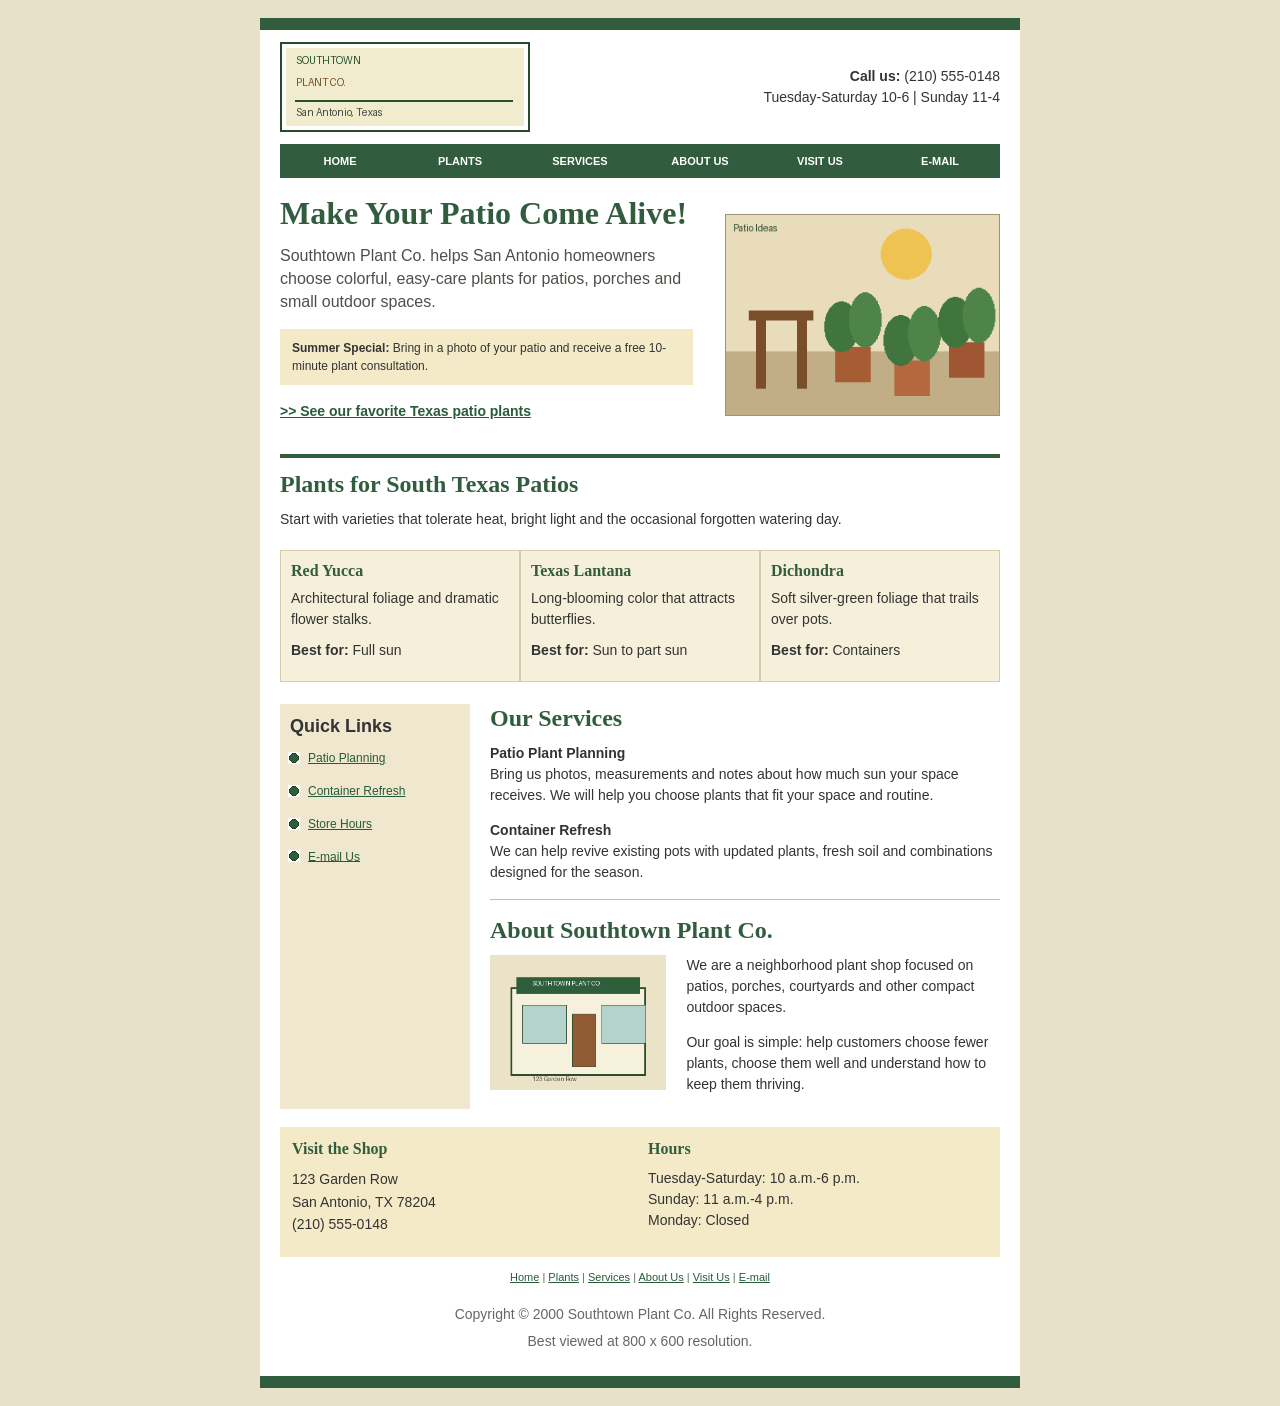
<file: index.html>
<!DOCTYPE html>
<html lang="en">
  <head>
    <meta charset="utf-8">
    <title>Southtown Plant Co. | San Antonio Plants &amp; Patio Ideas</title>
    <meta name="description" content="Southtown Plant Co. offers plants and patio ideas for San Antonio homes.">
    <meta name="viewport" content="width=device-width, initial-scale=1">
    <link rel="stylesheet" href="css/site.css">
  </head>

  <body>
    <a class="skip-link" href="#main-content">Skip to main content</a>

    <div class="page-shell">
      <div class="top-bar" aria-hidden="true"></div>

      <header class="site-header">
        <div class="content-frame masthead">
          <a class="brand" href="index.html" aria-label="Southtown Plant Co. home">
            <img src="images/logo.gif" alt="Southtown Plant Company">
          </a>

          <div class="contact-info" aria-label="Contact information">
            <p><strong>Call us:</strong> (210) 555-0148</p>
            <p>Tuesday-Saturday 10-6 | Sunday 11-4</p>
          </div>
        </div>

        <nav class="main-nav" aria-label="Main navigation">
          <ul>
            <li><a href="index.html">Home</a></li>
            <li><a href="#plants">Plants</a></li>
            <li><a href="#services">Services</a></li>
            <li><a href="#about">About Us</a></li>
            <li><a href="#visit">Visit Us</a></li>
            <li><a href="mailto:hello@example.com">E-mail</a></li>
          </ul>
        </nav>
      </header>

      <main id="main-content" class="content-frame">
        <section class="hero" aria-labelledby="hero-heading">
          <div class="hero-copy">
            <h1 id="hero-heading">Make Your Patio Come Alive!</h1>

            <p class="intro">
              Southtown Plant Co. helps San Antonio homeowners choose colorful,
              easy-care plants for patios, porches and small outdoor spaces.
            </p>

            <div class="promo-banner" role="note">
              <strong>Summer Special:</strong> Bring in a photo of your patio and receive
              a free 10-minute plant consultation.
            </div>

            <p class="cta"><a href="#plants">&gt;&gt; See our favorite Texas patio plants</a></p>
          </div>

          <div class="hero-media">
            <img src="images/patio.gif" alt="Sunny patio with potted plants and a chair" class="photo">
          </div>
        </section>

        <div class="divider" aria-hidden="true"></div>

        <section id="plants" aria-labelledby="plants-heading">
          <h2 id="plants-heading">Plants for South Texas Patios</h2>
          <p>
            Start with varieties that tolerate heat, bright light and the occasional forgotten watering day.
          </p>

          <ul class="plant-grid" aria-label="Plant recommendations">
            <li class="plant-item">
              <h3>Red Yucca</h3>
              <p>Architectural foliage and dramatic flower stalks.</p>
              <p><strong>Best for:</strong> Full sun</p>
            </li>

            <li class="plant-item">
              <h3>Texas Lantana</h3>
              <p>Long-blooming color that attracts butterflies.</p>
              <p><strong>Best for:</strong> Sun to part sun</p>
            </li>

            <li class="plant-item">
              <h3>Dichondra</h3>
              <p>Soft silver-green foliage that trails over pots.</p>
              <p><strong>Best for:</strong> Containers</p>
            </li>
          </ul>
        </section>

        <div class="content-columns">
          <aside class="quick-links" aria-labelledby="quick-links-heading">
            <h2 id="quick-links-heading">Quick Links</h2>
            <ul>
              <li><img src="images/bullet.gif" alt="" aria-hidden="true"><a href="#services">Patio Planning</a></li>
              <li><img src="images/bullet.gif" alt="" aria-hidden="true"><a href="#services">Container Refresh</a></li>
              <li><img src="images/bullet.gif" alt="" aria-hidden="true"><a href="#visit">Store Hours</a></li>
              <li><img src="images/bullet.gif" alt="" aria-hidden="true"><a href="mailto:hello@example.com">E-mail Us</a></li>
            </ul>
          </aside>

          <div class="services-column">
            <section id="services" aria-labelledby="services-heading">
              <h2 id="services-heading">Our Services</h2>

              <p><strong>Patio Plant Planning</strong><br>
                Bring us photos, measurements and notes about how much sun your space receives.
                We will help you choose plants that fit your space and routine.
              </p>

              <p><strong>Container Refresh</strong><br>
                We can help revive existing pots with updated plants, fresh soil and combinations
                designed for the season.
              </p>
            </section>

            <div class="rule" aria-hidden="true"></div>

            <section id="about" aria-labelledby="about-heading">
              <h2 id="about-heading">About Southtown Plant Co.</h2>

              <div class="about-layout">
                <figure class="storefront-figure">
                  <img src="images/storefront.gif" alt="Southtown Plant Company storefront">
                </figure>

                <div class="about-copy">
                  <p>
                    We are a neighborhood plant shop focused on patios, porches,
                    courtyards and other compact outdoor spaces.
                  </p>
                  <p>
                    Our goal is simple: help customers choose fewer plants,
                    choose them well and understand how to keep them thriving.
                  </p>
                </div>
              </div>
            </section>
          </div>
        </div>

        <section id="visit" class="visit-section" aria-labelledby="visit-heading">
          <h2 id="visit-heading" class="sr-only">Visit the shop</h2>
          <div class="visit-grid">
            <div class="visit-card">
              <h3>Visit the Shop</h3>
              <address>
                123 Garden Row<br>
                San Antonio, TX 78204<br>
                (210) 555-0148
              </address>
            </div>

            <div class="visit-card">
              <h3>Hours</h3>
              <p>Tuesday-Saturday: 10 a.m.-6 p.m.<br>
                Sunday: 11 a.m.-4 p.m.<br>
                Monday: Closed</p>
            </div>
          </div>
        </section>
      </main>

      <footer class="site-footer">
        <nav class="footer-nav" aria-label="Footer navigation">
          <a href="index.html">Home</a> |
          <a href="#plants">Plants</a> |
          <a href="#services">Services</a> |
          <a href="#about">About Us</a> |
          <a href="#visit">Visit Us</a> |
          <a href="mailto:hello@example.com">E-mail</a>
        </nav>

        <p>Copyright &copy; 2000 Southtown Plant Co. All Rights Reserved.</p>
        <p>Best viewed at 800 x 600 resolution.</p>
      </footer>

      <div class="bottom-bar" aria-hidden="true"></div>
    </div>
  </body>
</html>
</file>
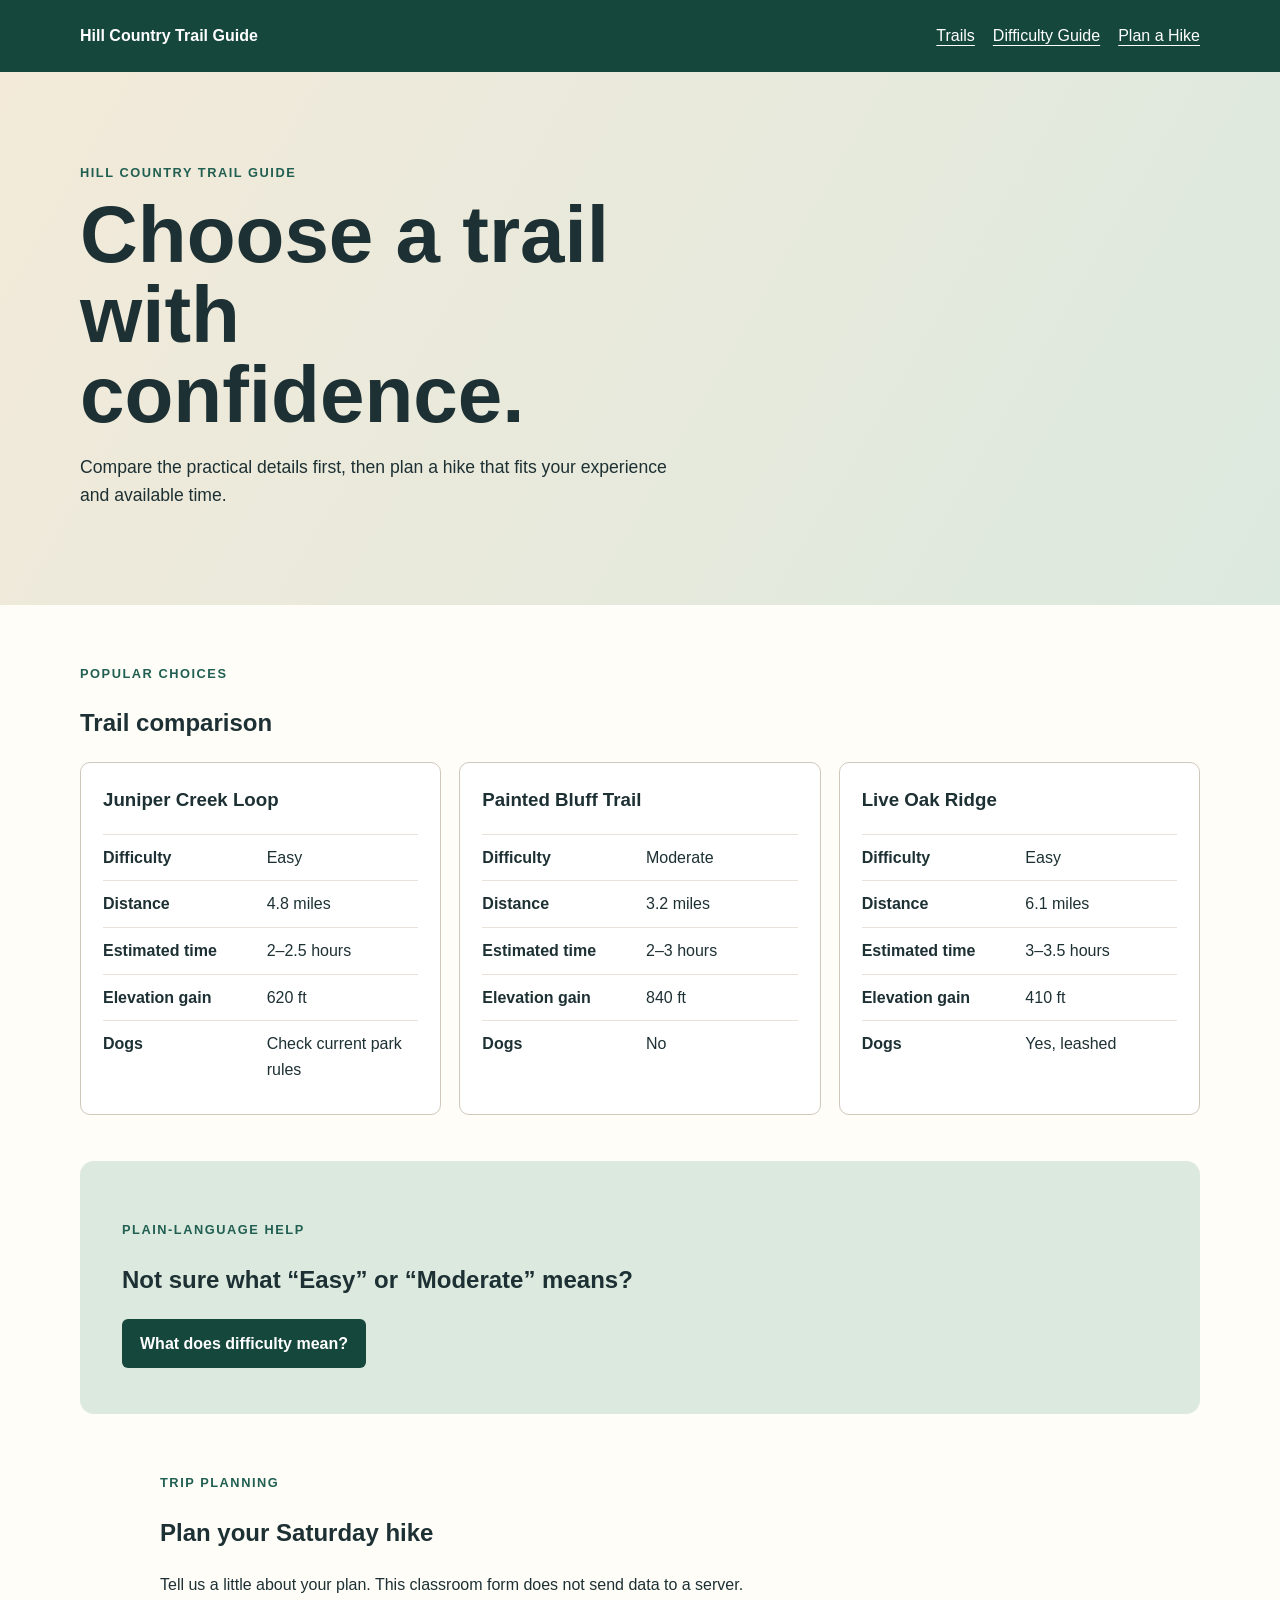
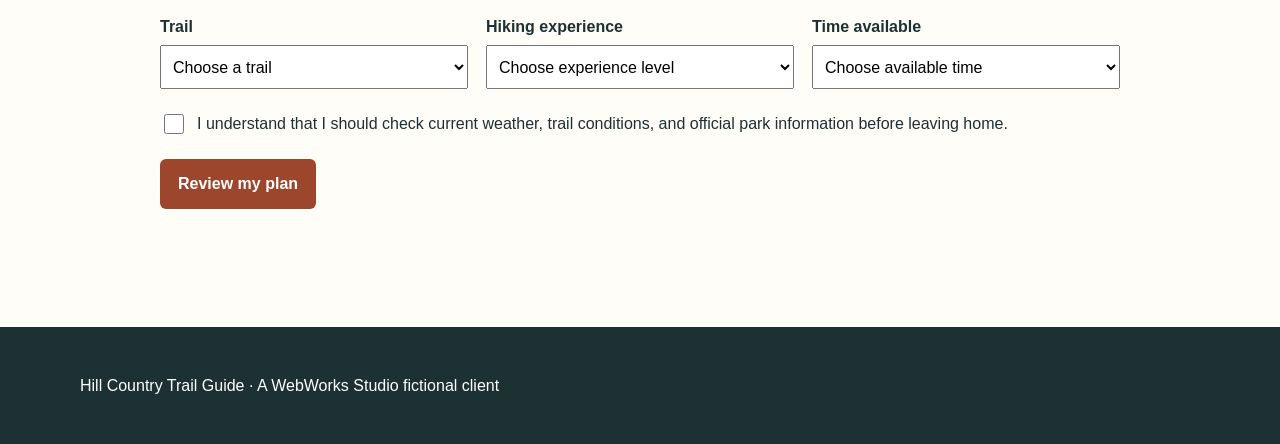
<file: week08-javascript/index.html>
<!doctype html>
<html lang="en">
<head>
  <meta charset="utf-8">
  <meta name="viewport" content="width=device-width, initial-scale=1">
  <title>Plan a Hike | Hill Country Trail Guide</title>
  <link rel="stylesheet" href="css/styles.css">
  <script src="js/script.js" defer></script>
</head>
<body>
  <header class="site-header">
    <div class="wrap header-row">
      <a class="brand" href="#">Hill Country Trail Guide</a>
      <nav aria-label="Main navigation">
        <a href="#trails">Trails</a>
        <a href="#difficulty-help">Difficulty Guide</a>
        <a href="#planner">Plan a Hike</a>
      </nav>
    </div>
  </header>

  <main>
    <section class="hero">
      <div class="wrap">
        <p class="eyebrow">Hill Country Trail Guide</p>
        <h1>Choose a trail with confidence.</h1>
        <p>Compare the practical details first, then plan a hike that fits your experience and available time.</p>
      </div>
    </section>

    <section class="wrap section" id="trails" aria-labelledby="trail-title">
      <p class="eyebrow">Popular choices</p>
      <h2 id="trail-title">Trail comparison</h2>

      <div class="trail-grid">
        <article class="trail-card">
          <h3>Juniper Creek Loop</h3>
          <dl class="facts">
            <div><dt>Difficulty</dt><dd>Easy</dd></div>
            <div><dt>Distance</dt><dd>4.8 miles</dd></div>
            <div><dt>Estimated time</dt><dd>2–2.5 hours</dd></div>
            <div><dt>Elevation gain</dt><dd>620 ft</dd></div>
            <div><dt>Dogs</dt><dd>Check current park rules</dd></div>
          </dl>
        </article>

        <article class="trail-card">
          <h3>Painted Bluff Trail</h3>
          <dl class="facts">
            <div><dt>Difficulty</dt><dd>Moderate</dd></div>
            <div><dt>Distance</dt><dd>3.2 miles</dd></div>
            <div><dt>Estimated time</dt><dd>2–3 hours</dd></div>
            <div><dt>Elevation gain</dt><dd>840 ft</dd></div>
            <div><dt>Dogs</dt><dd>No</dd></div>
          </dl>
        </article>

        <article class="trail-card">
          <h3>Live Oak Ridge</h3>
          <dl class="facts">
            <div><dt>Difficulty</dt><dd>Easy</dd></div>
            <div><dt>Distance</dt><dd>6.1 miles</dd></div>
            <div><dt>Estimated time</dt><dd>3–3.5 hours</dd></div>
            <div><dt>Elevation gain</dt><dd>410 ft</dd></div>
            <div><dt>Dogs</dt><dd>Yes, leashed</dd></div>
          </dl>
        </article>
      </div>
    </section>

    <section class="wrap section help-card" id="difficulty-help" aria-labelledby="difficulty-title">
      <div>
        <p class="eyebrow">Plain-language help</p>
        <h2 id="difficulty-title">Not sure what “Easy” or “Moderate” means?</h2>
      </div>

      <button
        class="button secondary"
        id="difficulty-toggle"
        type="button"
        aria-expanded="false"
        aria-controls="difficulty-panel">
        What does difficulty mean?
      </button>

      <div id="difficulty-panel" class="difficulty-panel" hidden>
        <h3>Difficulty guide</h3>
        <p><strong>Easy:</strong> Generally suitable for newer hikers who are comfortable walking on natural surfaces. Distance, heat, and elevation still matter.</p>
        <p><strong>Moderate:</strong> May include sustained climbing, rougher surfaces, exposed areas, longer distance, or conditions that require more stamina and preparation.</p>
        <p>Difficulty labels are only a starting point. Compare distance, estimated time, elevation gain, conditions, and your own experience.</p>
      </div>
    </section>

    <section class="wrap section planner" id="planner" aria-labelledby="planner-title">
      <p class="eyebrow">Trip planning</p>
      <h2 id="planner-title">Plan your Saturday hike</h2>
      <p>Tell us a little about your plan. This classroom form does not send data to a server.</p>

      <form id="hike-form">
        <div class="field-grid">
          <div class="field">
            <label for="trail">Trail</label>
            <select id="trail" name="trail" required>
              <option value="">Choose a trail</option>
              <option>Juniper Creek Loop</option>
              <option>Painted Bluff Trail</option>
              <option>Live Oak Ridge</option>
            </select>
          </div>

          <div class="field">
            <label for="experience">Hiking experience</label>
            <select id="experience" name="experience" required>
              <option value="">Choose experience level</option>
              <option>Beginner</option>
              <option>Some experience</option>
              <option>Experienced</option>
            </select>
          </div>

          <div class="field">
            <label for="hours">Time available</label>
            <select id="hours" name="hours" required>
              <option value="">Choose available time</option>
              <option value="2">About 2 hours</option>
              <option value="3">About 3 hours</option>
              <option value="4">4+ hours</option>
            </select>
          </div>
        </div>

        <div class="check-row">
          <input id="confirm" name="confirm" type="checkbox" required>
          <label for="confirm">I understand that I should check current weather, trail conditions, and official park information before leaving home.</label>
        </div>

        <button class="button" type="submit">Review my plan</button>
      </form>

      <div id="form-feedback" class="feedback" role="status" aria-live="polite"></div>
    </section>
  </main>

  <footer>
    <div class="wrap">
      <p>Hill Country Trail Guide · A WebWorks Studio fictional client</p>
    </div>
  </footer>
</body>
</html>
</file>
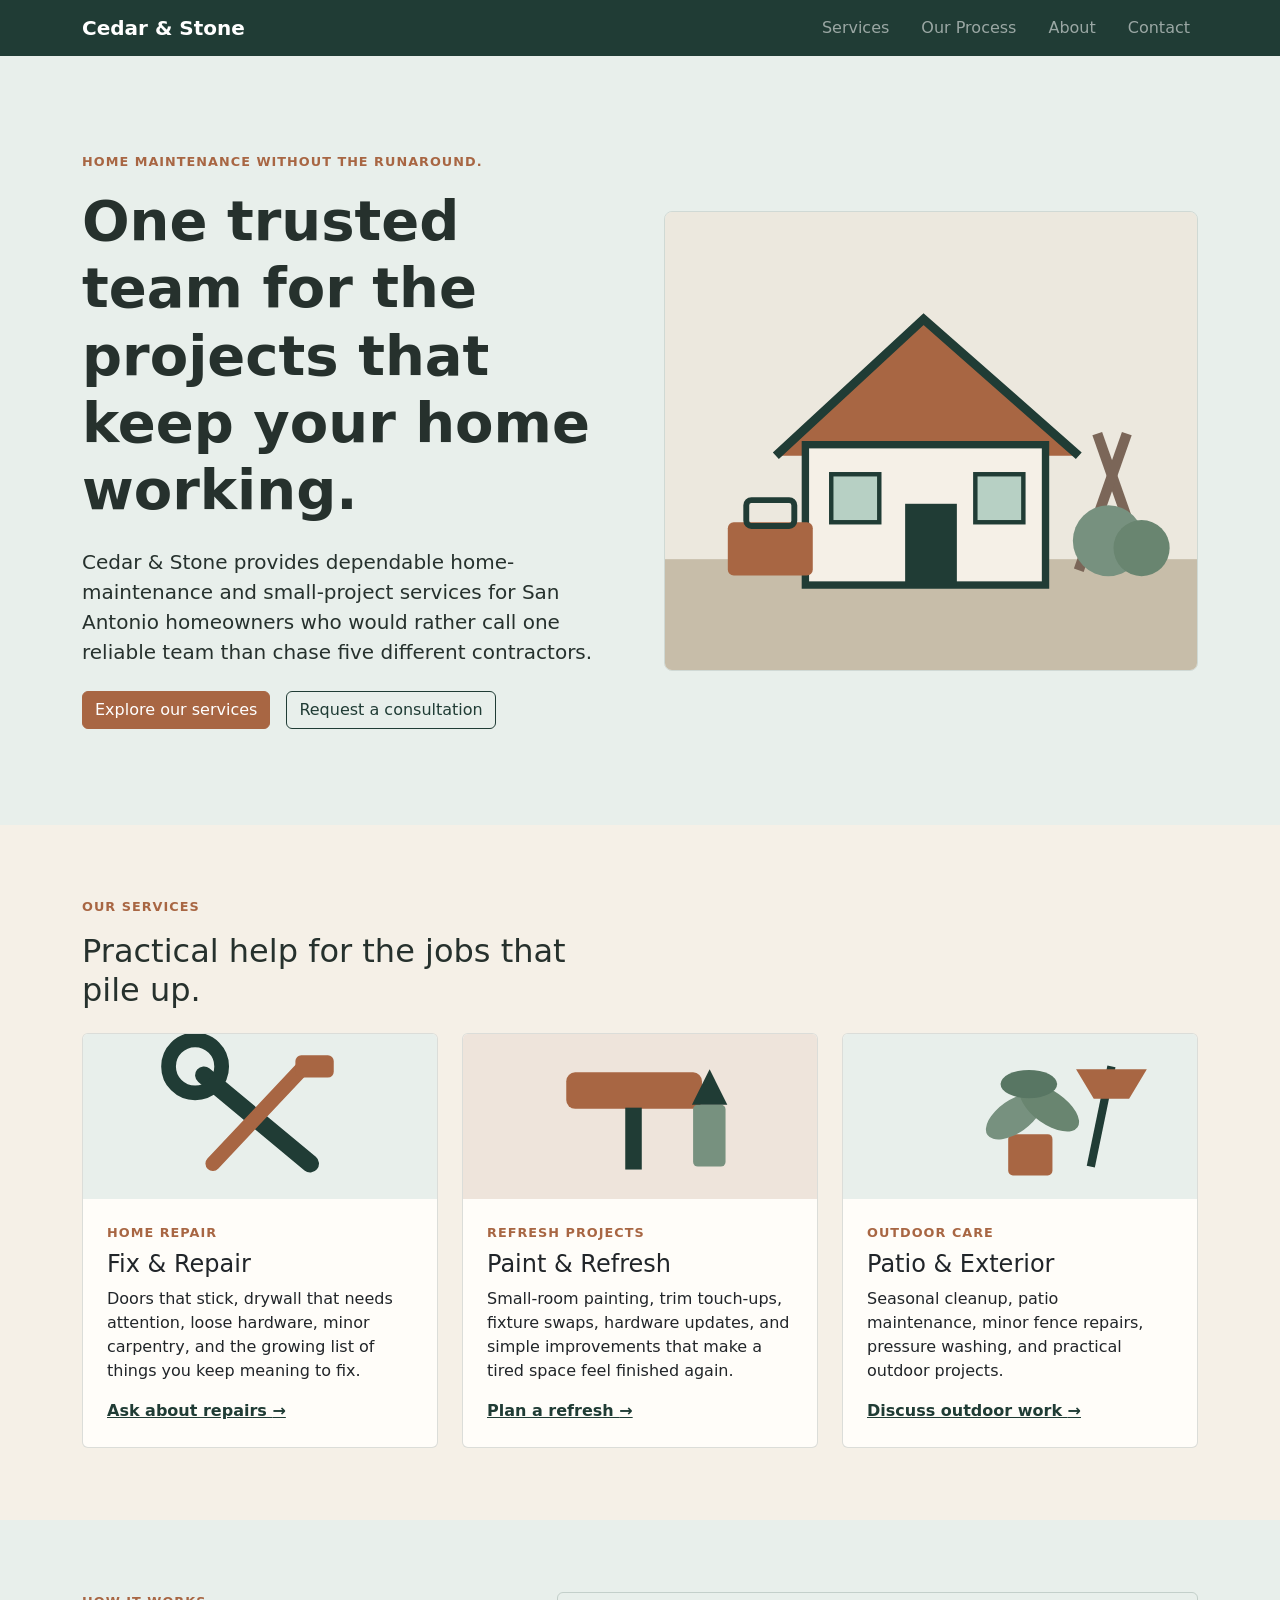
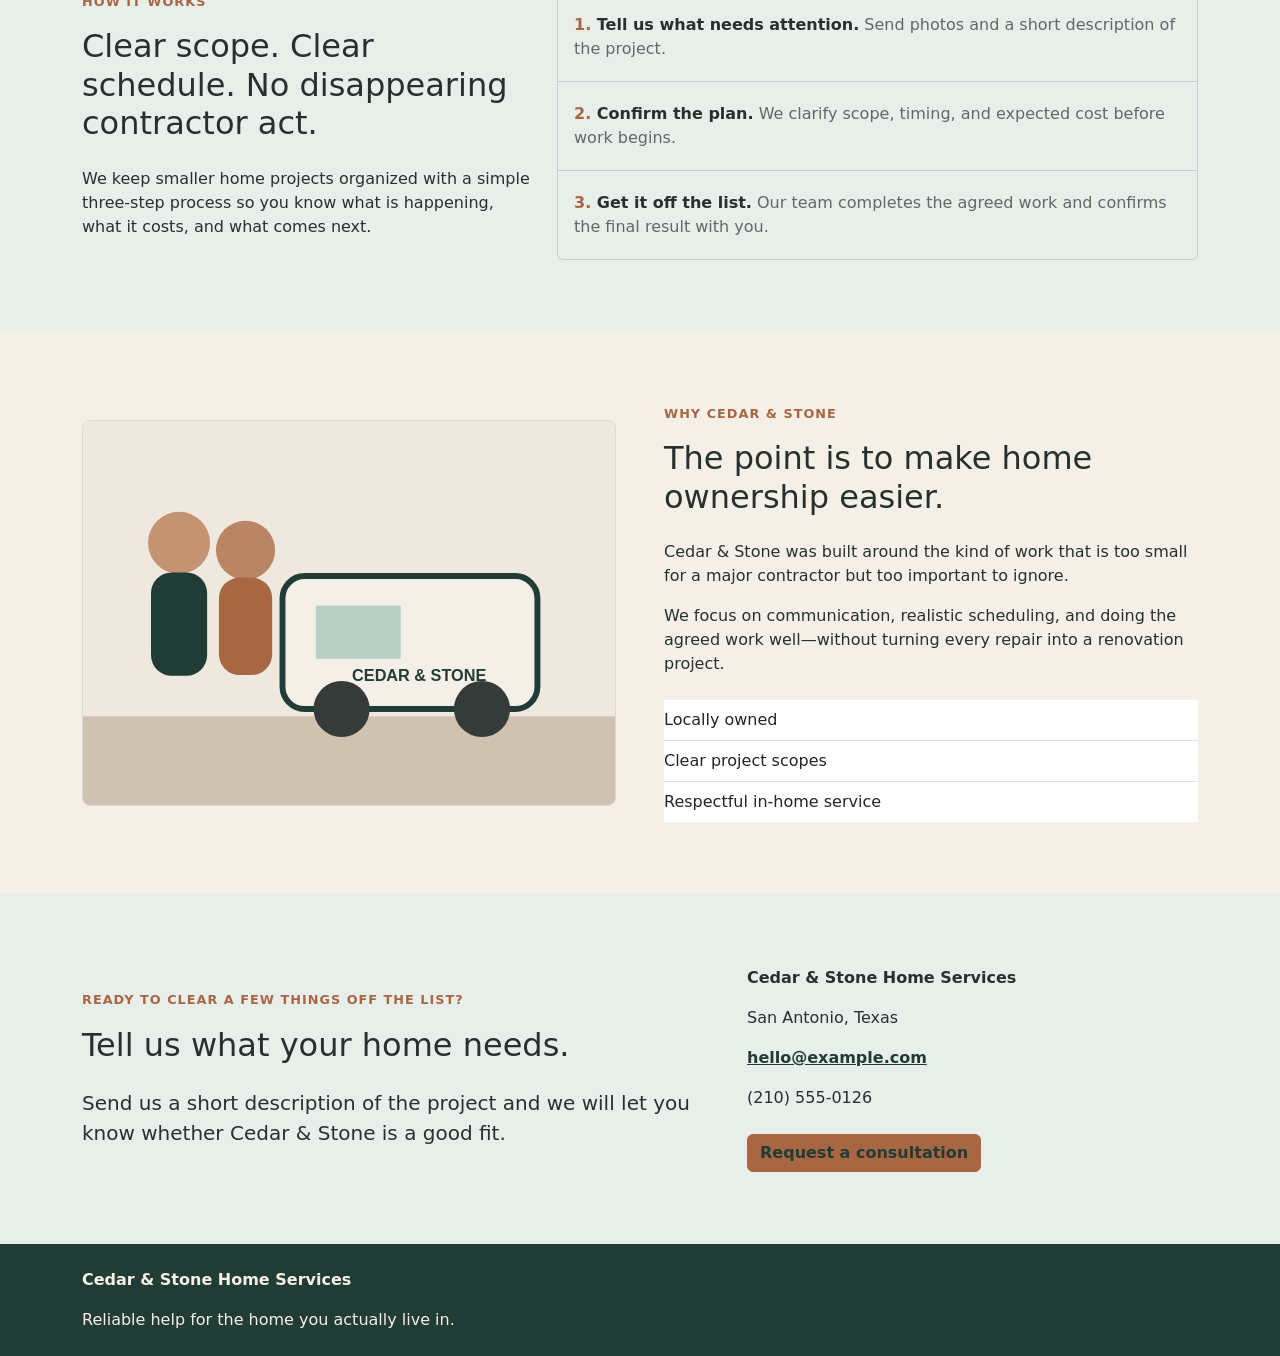
<file: week05-bootstrap/webworks-week05-starter/index.html>
<!doctype html>
<html lang="en">
<head>
  <meta charset="utf-8">
  <meta name="viewport" content="width=device-width, initial-scale=1">
  <title>Cedar & Stone Home Services | San Antonio</title>
  <link href="https://cdn.jsdelivr.net/npm/bootstrap@5.3.8/dist/css/bootstrap.min.css" rel="stylesheet" integrity="sha384-sRIl4kxILFvY47J16cr9ZwB07vP4J8+LH7qKQnuqkuIAvNWLzeN8tE5YBujZqJLB" crossorigin="anonymous">
  <link rel="stylesheet" href="css/custom.css">
</head>
<body>
  <!-- WEEK 5 STARTER
       PROFESSIONAL WORKFLOW:
       Identify Requirement → Find Bootstrap Pattern → Implement → Adapt → Test

       REQUIRED BOOTSTRAP COMPONENTS:
       1. Responsive Navbar
       2. Cards for the service offerings

       ALSO REQUIRED:
       Bootstrap grid, utilities, responsive behavior, accessibility testing,
       functional testing, and limited client-specific custom CSS.

       Use official Bootstrap documentation when implementing documented patterns.
       Do not add components simply because Bootstrap provides them. -->

  <header>
    <nav class="navbar navbar-expand-lg navbar-dark site-navbar" aria-label="Primary navigation">
      <div class="container">
        <a class="navbar-brand fw-semibold" href="index.html">Cedar &amp; Stone</a>
        <button class="navbar-toggler" type="button" data-bs-toggle="collapse" data-bs-target="#primaryNavigation" aria-controls="primaryNavigation" aria-expanded="false" aria-label="Toggle primary navigation">
          <span class="navbar-toggler-icon"></span>
        </button>
        <div class="collapse navbar-collapse" id="primaryNavigation">
          <ul class="navbar-nav ms-auto gap-lg-3">
            <li class="nav-item"><a class="nav-link" href="#services">Services</a></li>
            <li class="nav-item"><a class="nav-link" href="#process">Our Process</a></li>
            <li class="nav-item"><a class="nav-link" href="#about">About</a></li>
            <li class="nav-item"><a class="nav-link" href="#contact">Contact</a></li>
          </ul>
        </div>
      </div>
    </nav>
  </header>

  <main>
    <section class="hero-section py-5 py-lg-6">
      <div class="container">
        <div class="row align-items-center g-5">
          <div class="col-lg-6">
            <p class="eyebrow mb-3">Home maintenance without the runaround.</p>
            <h1 class="display-4 fw-semibold">One trusted team for the projects that keep your home working.</h1>
            <p class="lead mt-4 mb-4">Cedar &amp; Stone provides dependable home-maintenance and small-project services for San Antonio homeowners who would rather call one reliable team than chase five different contractors.</p>
            <div class="d-flex flex-wrap gap-3">
              <a class="btn btn-primary" href="#services">Explore our services</a>
              <a class="btn btn-outline-primary" href="#contact">Request a consultation</a>
            </div>
          </div>
          <div class="col-lg-6">
            <img class="img-fluid rounded-3" src="images/home-service.svg" alt="Illustration of a well-maintained home with tools and landscaping">
          </div>
        </div>
      </div>
    </section>

    <section id="services" class="py-5">
      <div class="container py-lg-4">
        <p class="eyebrow mb-3">Our Services</p>
        <h2 class="section-heading mb-4">Practical help for the jobs that pile up.</h2>
        <div class="row row-cols-1 row-cols-md-3 g-4">
          <div class="col">
            <article class="card h-100 service-card">
              <img class="card-img-top" src="images/repair.svg" alt="Illustration of a wrench and screwdriver representing home repairs">
              <div class="card-body d-flex flex-column p-4">
                <p class="eyebrow mb-2">Home Repair</p>
                <h3 class="h4 card-title">Fix &amp; Repair</h3>
                <p class="card-text">Doors that stick, drywall that needs attention, loose hardware, minor carpentry, and the growing list of things you keep meaning to fix.</p>
                <a class="link-arrow mt-auto" href="#contact">Ask about repairs <span aria-hidden="true">&rarr;</span></a>
              </div>
            </article>
          </div>

          <div class="col">
            <article class="card h-100 service-card">
              <img class="card-img-top" src="images/refresh.svg" alt="Illustration of a paint roller and brush representing home refresh projects">
              <div class="card-body d-flex flex-column p-4">
                <p class="eyebrow mb-2">Refresh Projects</p>
                <h3 class="h4 card-title">Paint &amp; Refresh</h3>
                <p class="card-text">Small-room painting, trim touch-ups, fixture swaps, hardware updates, and simple improvements that make a tired space feel finished again.</p>
                <a class="link-arrow mt-auto" href="#contact">Plan a refresh <span aria-hidden="true">&rarr;</span></a>
              </div>
            </article>
          </div>

          <div class="col">
            <article class="card h-100 service-card">
              <img class="card-img-top" src="images/outdoor.svg" alt="Illustration of a plant and garden tools representing outdoor maintenance">
              <div class="card-body d-flex flex-column p-4">
                <p class="eyebrow mb-2">Outdoor Care</p>
                <h3 class="h4 card-title">Patio &amp; Exterior</h3>
                <p class="card-text">Seasonal cleanup, patio maintenance, minor fence repairs, pressure washing, and practical outdoor projects.</p>
                <a class="link-arrow mt-auto" href="#contact">Discuss outdoor work <span aria-hidden="true">&rarr;</span></a>
              </div>
            </article>
          </div>
        </div>
      </div>
    </section>

    <section id="process" class="process-section py-5">
      <div class="container py-lg-4">
        <div class="row align-items-start g-4">
          <div class="col-lg-5">
            <p class="eyebrow mb-3">How It Works</p>
            <h2 class="section-heading">Clear scope. Clear schedule. No disappearing contractor act.</h2>
            <p class="mt-4 mb-0">We keep smaller home projects organized with a simple three-step process so you know what is happening, what it costs, and what comes next.</p>
          </div>
          <div class="col-lg-7">
            <ol class="list-group list-group-numbered process-list">
              <li class="list-group-item"><strong>Tell us what needs attention.</strong> <span>Send photos and a short description of the project.</span></li>
              <li class="list-group-item"><strong>Confirm the plan.</strong> <span>We clarify scope, timing, and expected cost before work begins.</span></li>
              <li class="list-group-item"><strong>Get it off the list.</strong> <span>Our team completes the agreed work and confirms the final result with you.</span></li>
            </ol>
          </div>
        </div>
      </div>
    </section>

    <section id="about" class="py-5">
      <div class="container py-lg-4">
        <div class="row align-items-center g-5">
          <div class="col-lg-6"><img class="img-fluid rounded-3" src="images/team.svg" alt="Illustration of two Cedar and Stone team members standing beside a work van"></div>
          <div class="col-lg-6">
            <p class="eyebrow mb-3">Why Cedar &amp; Stone</p>
            <h2 class="section-heading">The point is to make home ownership easier.</h2>
            <p class="mt-4">Cedar &amp; Stone was built around the kind of work that is too small for a major contractor but too important to ignore.</p>
            <p>We focus on communication, realistic scheduling, and doing the agreed work well—without turning every repair into a renovation project.</p>
            <ul class="list-group list-group-flush mt-4">
              <li class="list-group-item px-0">Locally owned</li>
              <li class="list-group-item px-0">Clear project scopes</li>
              <li class="list-group-item px-0">Respectful in-home service</li>
            </ul>
          </div>
        </div>
      </div>
    </section>

    <section id="contact" class="contact-section py-5">
      <div class="container py-lg-4">
        <div class="row align-items-center g-4">
          <div class="col-lg-7">
            <p class="eyebrow mb-3">Ready to clear a few things off the list?</p>
            <h2 class="section-heading">Tell us what your home needs.</h2>
            <p class="lead mt-4 mb-0">Send us a short description of the project and we will let you know whether Cedar &amp; Stone is a good fit.</p>
          </div>
          <div class="col-lg-5">
            <div class="contact-details">
              <p><strong>Cedar &amp; Stone Home Services</strong></p>
              <p>San Antonio, Texas</p>
              <p><a href="mailto:hello@example.com">hello@example.com</a></p>
              <p>(210) 555-0126</p>
              <a class="btn btn-primary mt-2" href="mailto:hello@example.com">Request a consultation</a>
            </div>
          </div>
        </div>
      </div>
    </section>
  </main>

  <footer class="site-footer py-4">
    <div class="container">
      <p><strong>Cedar &amp; Stone Home Services</strong></p>
      <p class="mb-0">Reliable help for the home you actually live in.</p>
    </div>
  </footer>

  <script src="https://cdn.jsdelivr.net/npm/bootstrap@5.3.8/dist/js/bootstrap.bundle.min.js" integrity="sha384-FKyoEForCGlyvwx9Hj09JcYn3nv7wiPVlz7YYwJrWVcXK/BmnVDxM+D2scQbITxI" crossorigin="anonymous"></script>
</body>
</html>
</file>
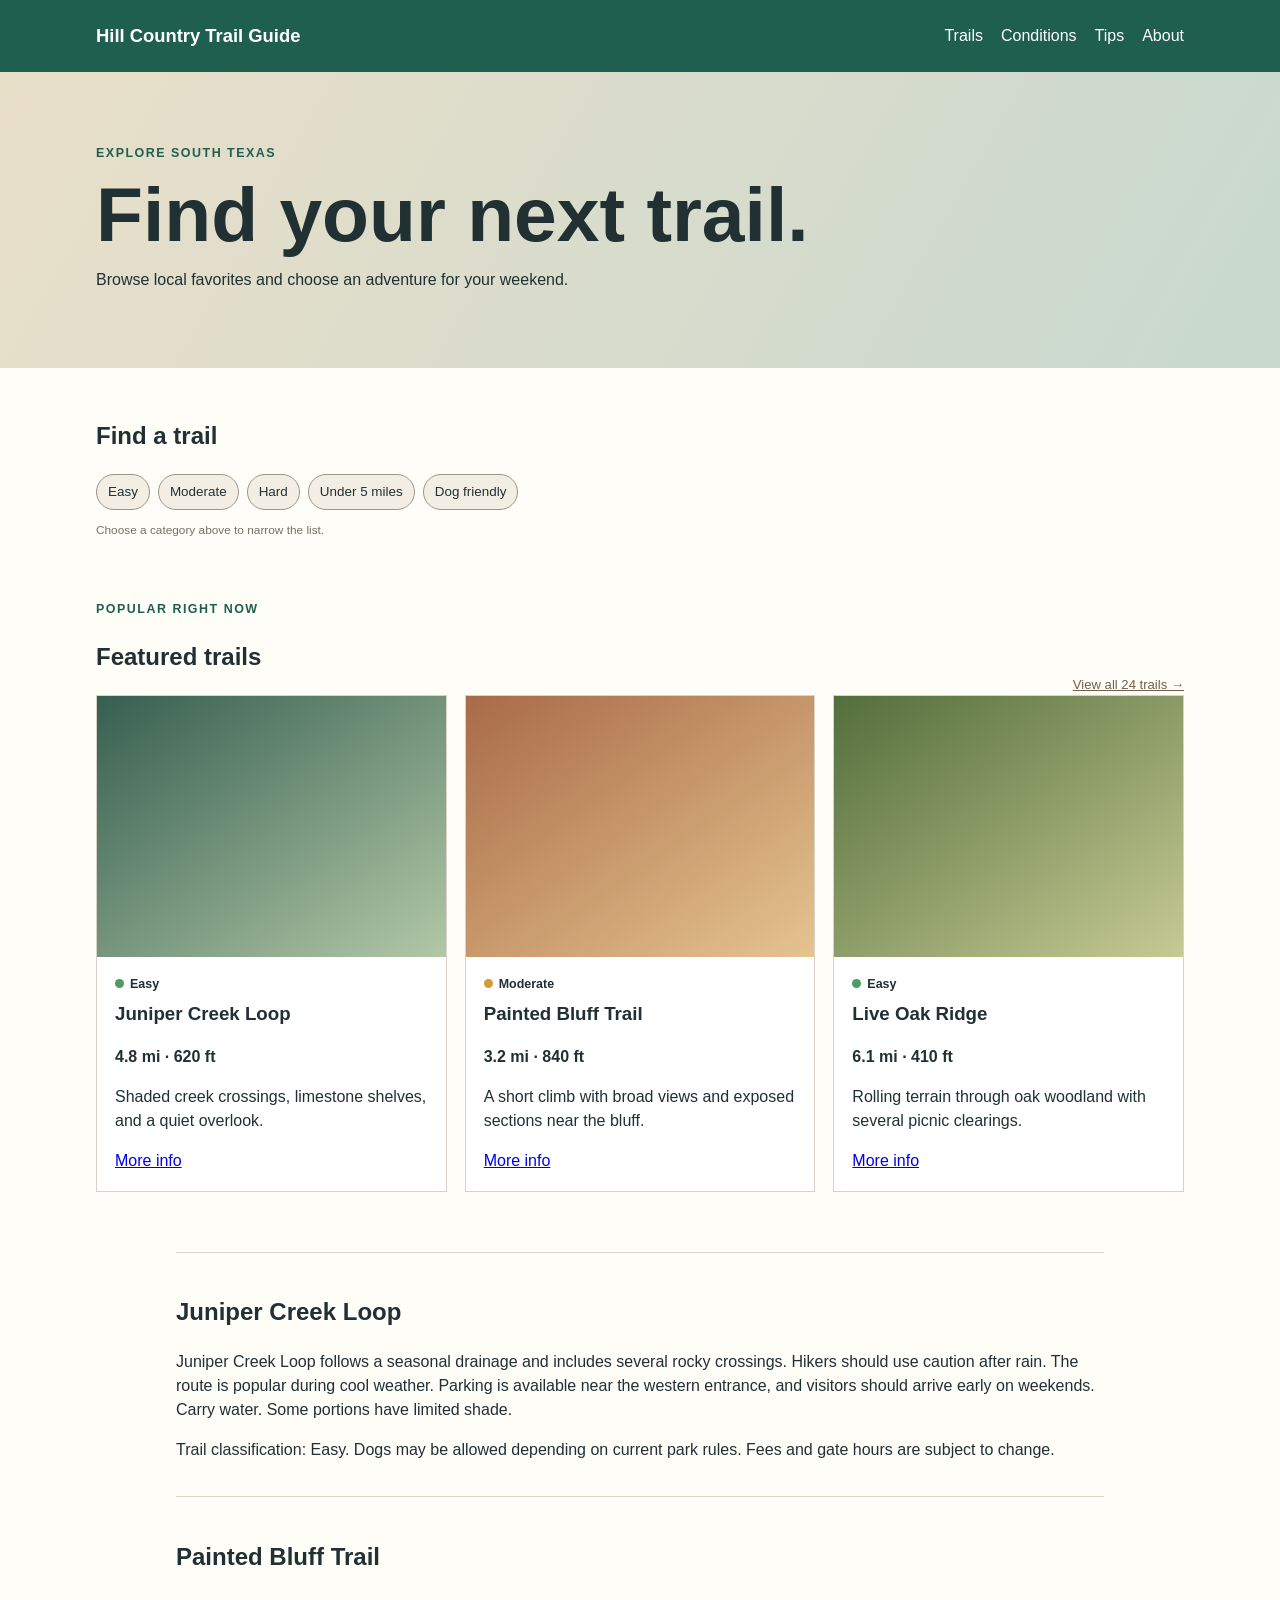
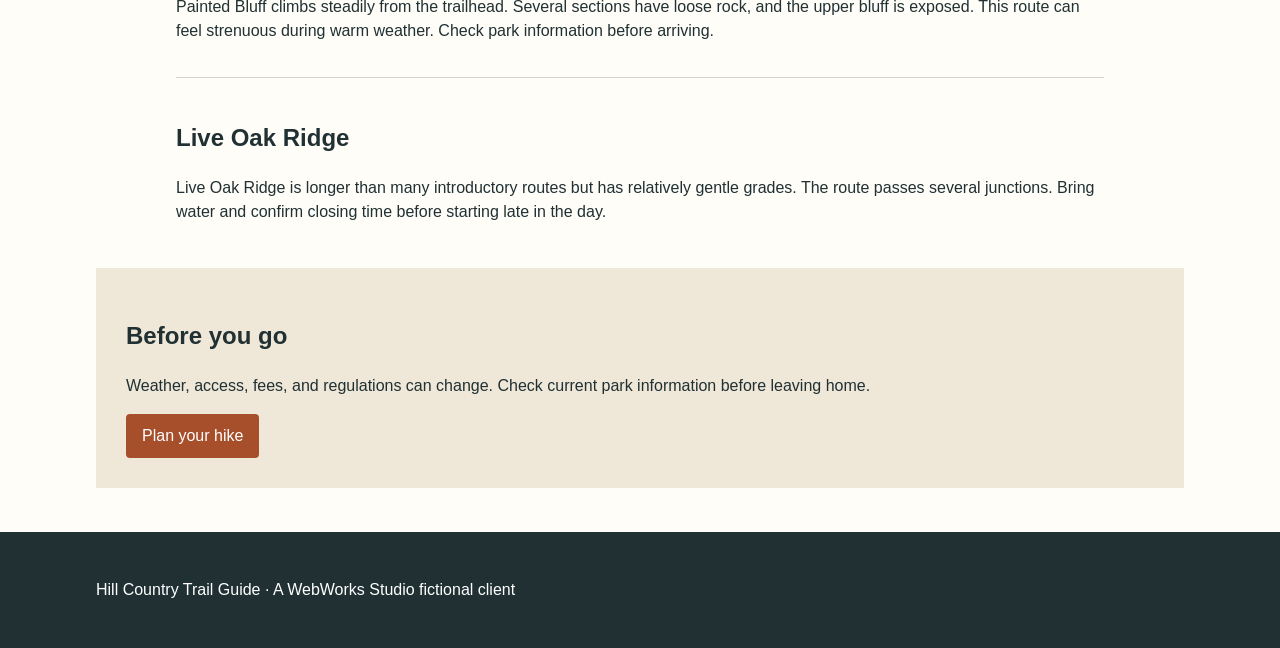
<file: week06-ux-evaluation/client-interface/index.html>
<!doctype html>
<html lang="en">
<head>
  <meta charset="utf-8">
  <meta name="viewport" content="width=device-width, initial-scale=1">
  <title>Hill Country Trail Guide</title>
  <link rel="stylesheet" href="css/styles.css">
</head>
<body>
  <header class="site-header">
    <div class="wrap header-row">
      <a class="brand" href="#">Hill Country Trail Guide</a>
      <nav aria-label="Main navigation">
        <a href="#">Trails</a>
        <a href="#">Conditions</a>
        <a href="#">Tips</a>
        <a href="#">About</a>
      </nav>
    </div>
  </header>

  <main>
    <section class="hero">
      <div class="wrap">
        <p class="eyebrow">Explore South Texas</p>
        <h1>Find your next trail.</h1>
        <p>Browse local favorites and choose an adventure for your weekend.</p>
      </div>
    </section>

    <section class="wrap filter-strip" aria-labelledby="filter-title">
      <h2 id="filter-title">Find a trail</h2>
      <div class="filter-row">
        <span class="fake-control">Easy</span>
        <span class="fake-control">Moderate</span>
        <span class="fake-control">Hard</span>
        <span class="fake-control">Under 5 miles</span>
        <span class="fake-control">Dog friendly</span>
      </div>
      <p class="tiny-note">Choose a category above to narrow the list.</p>
    </section>

    <section class="wrap trails" aria-labelledby="trail-heading">
      <div class="section-heading">
        <div>
          <p class="eyebrow">Popular right now</p>
          <h2 id="trail-heading">Featured trails</h2>
        </div>
        <a href="#" class="small-link">View all 24 trails →</a>
      </div>

      <div class="trail-grid">
        <article class="trail-card">
          <div class="photo photo-one" role="img" aria-label="Rocky Hill trail landscape"></div>
          <div class="card-body">
            <div class="difficulty easy-dot">Easy</div>
            <h3>Juniper Creek Loop</h3>
            <p class="meta">4.8 mi · 620 ft</p>
            <p>Shaded creek crossings, limestone shelves, and a quiet overlook.</p>
            <a href="#juniper-details">More info</a>
          </div>
        </article>

        <article class="trail-card">
          <div class="photo photo-two" role="img" aria-label="Canyon viewpoint"></div>
          <div class="card-body">
            <div class="difficulty moderate-dot">Moderate</div>
            <h3>Painted Bluff Trail</h3>
            <p class="meta">3.2 mi · 840 ft</p>
            <p>A short climb with broad views and exposed sections near the bluff.</p>
            <a href="#painted-details">More info</a>
          </div>
        </article>

        <article class="trail-card">
          <div class="photo photo-three" role="img" aria-label="Oak trail"></div>
          <div class="card-body">
            <div class="difficulty easy-dot">Easy</div>
            <h3>Live Oak Ridge</h3>
            <p class="meta">6.1 mi · 410 ft</p>
            <p>Rolling terrain through oak woodland with several picnic clearings.</p>
            <a href="#oak-details">More info</a>
          </div>
        </article>
      </div>
    </section>

    <section class="wrap detail-block" id="juniper-details">
      <h2>Juniper Creek Loop</h2>
      <p>Juniper Creek Loop follows a seasonal drainage and includes several rocky crossings. Hikers should use caution after rain. The route is popular during cool weather. Parking is available near the western entrance, and visitors should arrive early on weekends. Carry water. Some portions have limited shade.</p>
      <p>Trail classification: Easy. Dogs may be allowed depending on current park rules. Fees and gate hours are subject to change.</p>
    </section>

    <section class="wrap detail-block" id="painted-details">
      <h2>Painted Bluff Trail</h2>
      <p>Painted Bluff climbs steadily from the trailhead. Several sections have loose rock, and the upper bluff is exposed. This route can feel strenuous during warm weather. Check park information before arriving.</p>
    </section>

    <section class="wrap detail-block" id="oak-details">
      <h2>Live Oak Ridge</h2>
      <p>Live Oak Ridge is longer than many introductory routes but has relatively gentle grades. The route passes several junctions. Bring water and confirm closing time before starting late in the day.</p>
    </section>

    <section class="wrap planning">
      <h2>Before you go</h2>
      <p>Weather, access, fees, and regulations can change. Check current park information before leaving home.</p>
      <a class="cta" href="#">Plan your hike</a>
    </section>
  </main>

  <footer>
    <div class="wrap">
      <p>Hill Country Trail Guide · A WebWorks Studio fictional client</p>
    </div>
  </footer>
</body>
</html>
</file>
<file: css/site.css>
/* Southtown Plant Co.
   Legacy stylesheet with a clearer structure and fixed-width layout.
*/

:root {
  --page-bg: #e8e1c9;
  --panel-bg: #ffffff;
  --top-bar: #315c3d;
  --accent: #315c3d;
  --dark-accent: #234457;
  --text: #333333;
  --muted: #4c5148;
  --highlight: #f4eac8;
  --soft: #efe7ce;
  --rule: #c8be9d;
  --border: #d5ccae;
  --link: #285b39;
  --visited: #6c4e32;
  --hover: #993300;
}

* {
  box-sizing: border-box;
}

html {
  scroll-behavior: smooth;
}

body {
  margin: 0;
  background: var(--page-bg);
  color: var(--text);
  font-family: Arial, Helvetica, sans-serif;
  font-size: 14px;
  line-height: 1.5;
}

img {
  display: block;
  max-width: 100%;
  height: auto;
  border: 0;
}

p,
li,
address {
  font-size: 14px;
  line-height: 1.5;
}

p {
  margin: 0 0 1em;
}

strong,
b {
  font-weight: 700;
}

a {
  color: var(--link);
}

a:hover {
  color: var(--hover);
}

a:visited {
  color: var(--visited);
}

a:active {
  color: var(--hover);
}

a:focus-visible {
  outline: 3px solid #111111;
  outline-offset: 3px;
}

.skip-link {
  position: absolute;
  left: -9999px;
  top: 0;
  z-index: 10;
  padding: 0.75rem 1rem;
  background: #ffffff;
}

.skip-link:focus {
  left: 1rem;
  top: 1rem;
}

.page-shell {
  width: min(100% - 2rem, 760px);
  margin: 18px auto;
  background: var(--panel-bg);
}

.content-frame {
  width: min(100% - 2rem, 720px);
  margin: 0 auto;
}

.top-bar,
.bottom-bar {
  height: 12px;
  background: var(--top-bar);
}

.site-header {
  background: #ffffff;
}

.masthead {
  display: flex;
  align-items: center;
  justify-content: space-between;
  gap: 1.5rem;
  padding: 0.75rem 0;
}

.brand {
  display: block;
  flex: 0 1 250px;
}

.brand img {
  width: 100%;
}

.contact-info {
  flex: 1 1 260px;
  text-align: right;
  font-size: 12px;
}

.contact-info p {
  margin: 0;
}

.main-nav {
  width: min(100% - 2rem, 720px);
  margin-inline: auto;
}

.main-nav ul {
  display: flex;
  flex-wrap: wrap;
  list-style: none;
  margin: 0;
  padding: 0;
}

.main-nav li {
  flex: 1 1 110px;
  background: var(--top-bar);
  text-align: center;
}

.main-nav a {
  display: block;
  color: #ffffff;
  font-size: 11px;
  font-weight: 700;
  padding: 0.55rem 0.35rem;
  text-decoration: none;
  text-transform: uppercase;
}

.main-nav a:hover {
  color: #fff3b8;
}

.hero {
  display: grid;
  grid-template-columns: minmax(0, 1.5fr) minmax(180px, 1fr);
  gap: 2rem;
  align-items: center;
  padding-top: 16px;
}

.hero-copy {
  min-width: 0;
}

.hero-copy h1,
.hero-copy h2,
.hero-copy h3,
section h2,
section h3,
.visit-card h3 {
  color: var(--accent);
  font-family: Georgia, "Times New Roman", serif;
}

h1 {
  margin: 0 0 12px;
  font-size: 32px;
  line-height: 1.2;
}

h2 {
  margin: 0 0 10px;
  font-size: 24px;
  line-height: 1.2;
}

h3 {
  margin: 0 0 10px;
  font-size: 16px;
  line-height: 1.2;
}

.intro {
  font-size: 16px;
  line-height: 23px;
  color: var(--muted);
}

.promo-banner {
  background: var(--highlight);
  padding: 10px 12px;
  font-size: 12px;
}

.promo-banner strong {
  font-size: 12px;
}

.cta {
  margin-top: 16px;
  font-weight: 700;
}

.hero-media {
  text-align: right;
}

.photo {
  width: 100%;
  max-width: 300px;
  border: 1px solid #9e9475;
}

.divider {
  height: 4px;
  margin: 18px 0 12px;
  background: var(--top-bar);
}

.plant-grid {
  display: grid;
  grid-template-columns: repeat(3, minmax(0, 1fr));
  list-style: none;
  margin: 20px 0 0;
  padding: 0;
}

.plant-item {
  padding: 10px;
  background: #f6f0da;
  border: 1px solid var(--border);
}

.plant-item h3 {
  color: var(--accent);
  margin-bottom: 8px;
}

.plant-item p {
  margin-bottom: 10px;
}

.content-columns {
  display: grid;
  grid-template-columns: minmax(150px, 190px) minmax(0, 1fr);
  gap: 20px;
  margin-top: 22px;
}

.quick-links {
  background: var(--soft);
}

.quick-links h2 {
  font-size: 18px;
  margin: 0;
  padding: 12px 10px 0;
}

.quick-links ul {
  list-style: none;
  margin: 0;
  padding: 10px 8px 12px;
}

.quick-links li {
  margin: 0 0 14px;
  font-size: 12px;
}

.quick-links img {
  display: inline-block;
  vertical-align: middle;
  margin-right: 8px;
}

.quick-links a {
  vertical-align: middle;
}

.services-column {
  min-width: 0;
}

.rule {
  height: 1px;
  margin: 16px 0;
  background: var(--rule);
}

.about-layout {
  display: flex;
  align-items: flex-start;
  gap: 10px;
}

.storefront-figure {
  flex: 0 1 180px;
  margin: 0 10px 0 0;
}

.about-copy {
  flex: 1 1 320px;
}

.visit-section {
  margin-top: 18px;
  background: var(--highlight);
  padding: 12px;
}

.visit-grid {
  display: grid;
  grid-template-columns: repeat(2, minmax(0, 1fr));
  gap: 1rem;
}

.visit-card {
  min-width: 0;
}

.visit-card address {
  font-style: normal;
  line-height: 1.6;
}

.site-footer {
  padding: 12px 0 18px;
  text-align: center;
  font-size: 11px;
  color: #666666;
}

.footer-nav {
  margin-bottom: 18px;
}

.footer-nav a {
  font-size: 11px;
}

.site-footer p {
  margin: 0 0 6px;
}

.sr-only {
  position: absolute;
  width: 1px;
  height: 1px;
  padding: 0;
  margin: -1px;
  overflow: hidden;
  clip: rect(0, 0, 0, 0);
  white-space: nowrap;
  border: 0;
}

@media (max-width: 640px) {
  .hero,
  .content-columns,
  .visit-grid {
    grid-template-columns: 1fr;
  }

  .masthead {
    align-items: flex-start;
    flex-direction: column;
  }

  .brand {
    flex-basis: auto;
  }

  .contact-info {
    flex-basis: auto;
    text-align: left;
  }

  .hero-media {
    text-align: left;
  }

  .plant-grid {
    grid-template-columns: 1fr;
  }

  .about-layout {
    flex-direction: column;
  }

  .storefront-figure {
    margin-right: 0;
  }
}
</file>
<file: week08-javascript/css/styles.css>
:root {
  --ink: #1d3033;
  --green: #205f51;
  --green-dark: #16473d;
  --sage: #dce9df;
  --paper: #fffdf8;
  --tan: #f3ead9;
  --line: #cfc8bb;
  --rust: #9c472d;
  --focus: #153f96;
}
* { box-sizing: border-box; }
body { margin: 0; font-family: Arial, Helvetica, sans-serif; color: var(--ink); background: var(--paper); line-height: 1.6; }
.wrap { width: min(92%, 70rem); margin-inline: auto; }
.site-header { background: var(--green-dark); }
.header-row { min-height: 72px; display: flex; align-items: center; justify-content: space-between; gap: 18px; }
.brand, nav a { color: white; }
.brand { font-weight: 700; text-decoration: none; }
nav { display: flex; flex-wrap: wrap; gap: 18px; }
nav a { text-underline-offset: 4px; }
.hero { background: linear-gradient(120deg,var(--tan),var(--sage)); padding: clamp(42px,8vw,78px) 0; }
.hero h1 { max-width: 12ch; margin: .15em 0; font-size: clamp(2.4rem,7vw,5rem); line-height: 1; }
.hero p:last-child { max-width: 62ch; font-size: 1.1rem; }
.eyebrow { margin-bottom: .3rem; text-transform: uppercase; letter-spacing: .12em; color: var(--green); font-size: .8rem; font-weight: 700; }
.section { padding-block: 46px; }
.trail-grid { display: grid; grid-template-columns: repeat(3,minmax(0,1fr)); gap: 18px; }
.trail-card { background: white; border: 1px solid var(--line); border-radius: 10px; padding: 22px; }
.trail-card h3 { margin-top: 0; }
.facts { margin: 0; }
.facts div { display: grid; grid-template-columns: 1fr 1fr; gap: 12px; border-top: 1px solid #e8e2d8; padding: 10px 0; }
.facts dt { font-weight: 700; }
.facts dd { margin: 0; }
.help-card { background: var(--sage); border-radius: 14px; padding-inline: clamp(20px,4vw,42px); }
.button { display: inline-block; border: 0; border-radius: 6px; padding: 12px 18px; background: var(--rust); color: white; font: inherit; font-weight: 700; cursor: pointer; }
.button.secondary { background: var(--green-dark); }
.button:hover { filter: brightness(.92); }
button:focus-visible, a:focus-visible, select:focus-visible, input:focus-visible { outline: 3px solid var(--focus); outline-offset: 3px; }
.difficulty-panel { margin-top: 20px; border-left: 5px solid var(--green); background: white; padding: 18px 22px; }
.planner { max-width: 60rem; }
.field-grid { display: grid; grid-template-columns: repeat(3,minmax(0,1fr)); gap: 18px; }
.field label { display: block; font-weight: 700; margin-bottom: 6px; }
.field select { width: 100%; min-height: 44px; padding: 8px; font: inherit; }
.check-row { display: grid; grid-template-columns: auto 1fr; gap: 10px; align-items: start; margin: 22px 0; }
.check-row input { width: 20px; height: 20px; }
.feedback { margin-top: 18px; min-height: 1.5em; font-weight: 700; }
footer { background: #1d3033; color: white; padding: 30px 0; margin-top: 30px; }
@media (max-width: 760px) {
  .header-row { flex-direction: column; align-items: flex-start; padding-block: 18px; }
  .trail-grid, .field-grid { grid-template-columns: 1fr; }
}
</file>
<file: week06-ux-evaluation/client-interface/css/styles.css>
:root {
  --ink: #203033;
  --green: #1f5f50;
  --tan: #efe7d7;
  --rust: #a74e2b;
  --paper: #fffdf8;
  --line: #d8d1c5;
}
* { box-sizing: border-box; }
body { margin: 0; font-family: Arial, Helvetica, sans-serif; color: var(--ink); background: var(--paper); line-height: 1.5; }
.wrap { width: min(94%, 68rem); margin-inline: auto; }
.site-header { background: var(--green); color: white; }
.header-row { min-height: 72px; display: flex; align-items: center; justify-content: space-between; gap: 20px; }
.brand, nav a { color: white; text-decoration: none; }
.brand { font-weight: 700; font-size: 1.15rem; }
nav { display: flex; gap: 18px; }
.hero { background: linear-gradient(120deg,#e9dfc9,#c8d9cf); padding: 60px 0; }
.hero h1 { font-size: clamp(2.2rem,7vw,4.8rem); line-height: 1; margin: 0.15em 0; }
.eyebrow { text-transform: uppercase; letter-spacing: .12em; font-size: .78rem; font-weight: 700; color: var(--green); }
.filter-strip { padding-block: 30px 10px; }
.filter-row { display: flex; flex-wrap: wrap; gap: 8px; }
.fake-control { border: 1px solid #9a948a; border-radius: 999px; padding: 7px 11px; background: #f3eee4; font-size: .84rem; }
.tiny-note { font-size: .74rem; color: #777067; }
.section-heading { display: flex; align-items: end; justify-content: space-between; gap: 20px; }
.small-link { font-size: .82rem; color: #715f50; }
.trails { padding-block: 26px; }
.trail-grid { display: grid; grid-template-columns: repeat(3,1fr); gap: 18px; }
.trail-card { border: 1px solid var(--line); background: white; }
.photo { aspect-ratio: 4/3; }
.photo-one { background: linear-gradient(145deg,#365f50,#b2c8a7); }
.photo-two { background: linear-gradient(145deg,#a96b47,#e5c490); }
.photo-three { background: linear-gradient(145deg,#536e3c,#c6ca93); }
.card-body { padding: 18px; }
.card-body h3 { margin: .4rem 0; }
.meta { font-weight: 700; }
.difficulty { font-size: .78rem; font-weight: 700; }
.easy-dot::before, .moderate-dot::before { content: ""; display: inline-block; width: 9px; height: 9px; border-radius: 50%; margin-right: 6px; }
.easy-dot::before { background: #4e9b63; }
.moderate-dot::before { background: #d89b2d; }
.detail-block { margin-block: 34px; border-top: 1px solid var(--line); padding-top: 22px; max-width: 58rem; }
.planning { background: var(--tan); padding: 30px; margin-block: 44px; }
.cta { display: inline-block; padding: 10px 16px; background: var(--rust); color: white; text-decoration: none; border-radius: 4px; }
footer { background: #203033; color: white; padding: 30px 0; }
@media (max-width: 760px) {
  .header-row { align-items: flex-start; flex-direction: column; padding-block: 18px; }
  nav { flex-wrap: wrap; }
  .trail-grid { grid-template-columns: 1fr; }
  .section-heading { align-items: flex-start; flex-direction: column; }
}
</file>
<file: week05-bootstrap/webworks-week05-starter/css/custom.css>
/*
  Cedar & Stone Home Services — Week 5 Starter
  Build with a System: Bootstrap

  PROFESSIONAL WORKFLOW
  Identify Requirement → Find Bootstrap Pattern → Implement → Adapt → Test

  Bootstrap should do most of the layout and common interface work.
  Before adding custom CSS, ask whether Bootstrap already provides an
  appropriate utility or component pattern.

  Use this file only for limited CLIENT-SPECIFIC styling that Bootstrap
  does not reasonably provide.

  Brand direction:
  Deep green: #203c35
  Cedar:      #a86643
  Warm cream: #f5f0e7
  Soft green: #e8efeb
  Charcoal:   #26312d
  Muted text: #5d6a64

  Avoid rebuilding Bootstrap's grid, cards, buttons, spacing system,
  responsive utilities, or other framework behavior here.

  If you find yourself writing large overrides or repeated !important
  declarations, reconsider your Bootstrap structure/classes first.
*/

:root {
  --cedar-deep: #203c35;
  --cedar-accent: #a86643;
  --cedar-cream: #f5f0e7;
  --cedar-soft: #e8efeb;
  --cedar-charcoal: #26312d;
  --cedar-muted: #5d6a64;
}

body { color: var(--cedar-charcoal); background: var(--cedar-cream); }
.site-navbar, .site-footer { background: var(--cedar-deep); }
.hero-section, .process-section, .contact-section { background: var(--cedar-soft); }
.hero-section img, #about img { border: 1px solid rgba(32, 60, 53, 0.12); }
.eyebrow { color: var(--cedar-accent); font-size: 0.8rem; font-weight: 700; letter-spacing: 0.08em; text-transform: uppercase; }
.section-heading { max-width: 34rem; }
.btn-primary { --bs-btn-bg: var(--cedar-accent); --bs-btn-border-color: var(--cedar-accent); --bs-btn-hover-bg: #8e5336; --bs-btn-hover-border-color: #8e5336; --bs-btn-active-bg: #78452e; --bs-btn-active-border-color: #78452e; }
.btn-outline-primary { --bs-btn-color: var(--cedar-deep); --bs-btn-border-color: var(--cedar-deep); --bs-btn-hover-bg: var(--cedar-deep); --bs-btn-hover-border-color: var(--cedar-deep); --bs-btn-active-bg: #162b26; --bs-btn-active-border-color: #162b26; }
.service-card { border-color: rgba(32, 60, 53, 0.16); background: #fffdf9; }
.service-card .card-img-top { aspect-ratio: 600 / 280; object-fit: cover; }
.link-arrow, .contact-details a { color: var(--cedar-deep); font-weight: 700; }
.process-list .list-group-item { padding: 1.25rem 1rem; color: var(--cedar-charcoal); background: transparent; border-color: rgba(32, 60, 53, 0.18); }
.process-list .list-group-item::before { color: var(--cedar-accent); font-weight: 700; }
.process-list span { color: var(--cedar-muted); }
.site-footer { color: var(--cedar-cream); }
@media (min-width: 992px) { .py-lg-6 { padding-top: 6rem !important; padding-bottom: 6rem !important; } }
</file>
